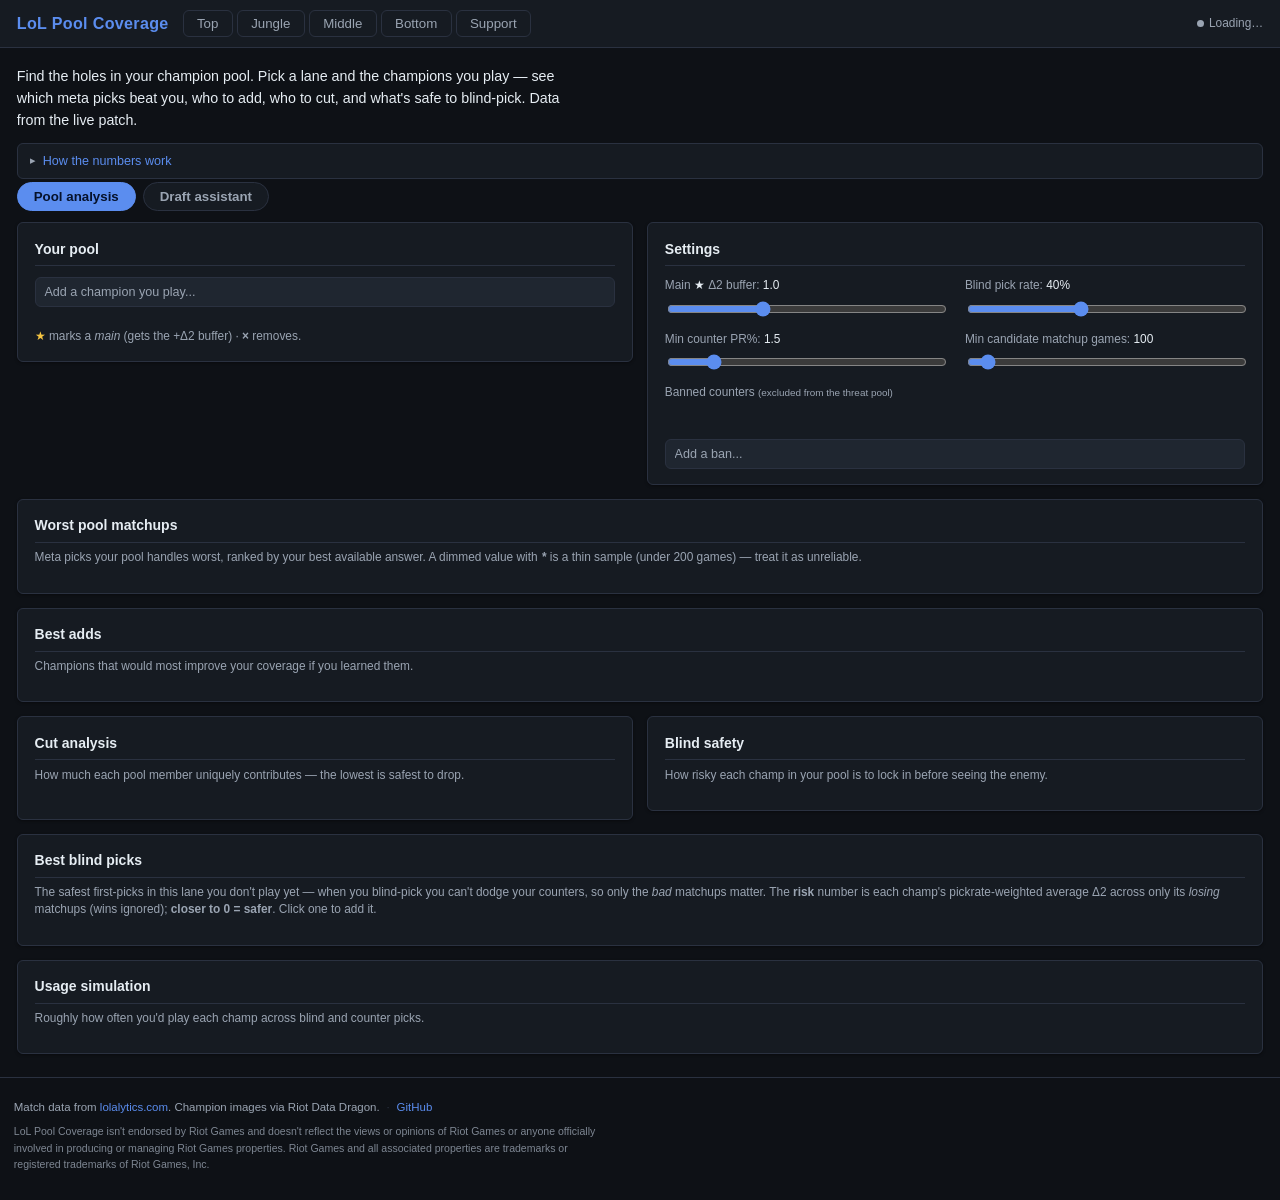
<file: index.html>
<!doctype html>
<meta charset="utf-8">
<title>lol-pool-coverage</title>
<meta http-equiv="refresh" content="0; url=./webapp/">
<link rel="canonical" href="./webapp/">
<p>Redirecting to <a href="./webapp/">the app</a>&hellip;</p>
</file>
